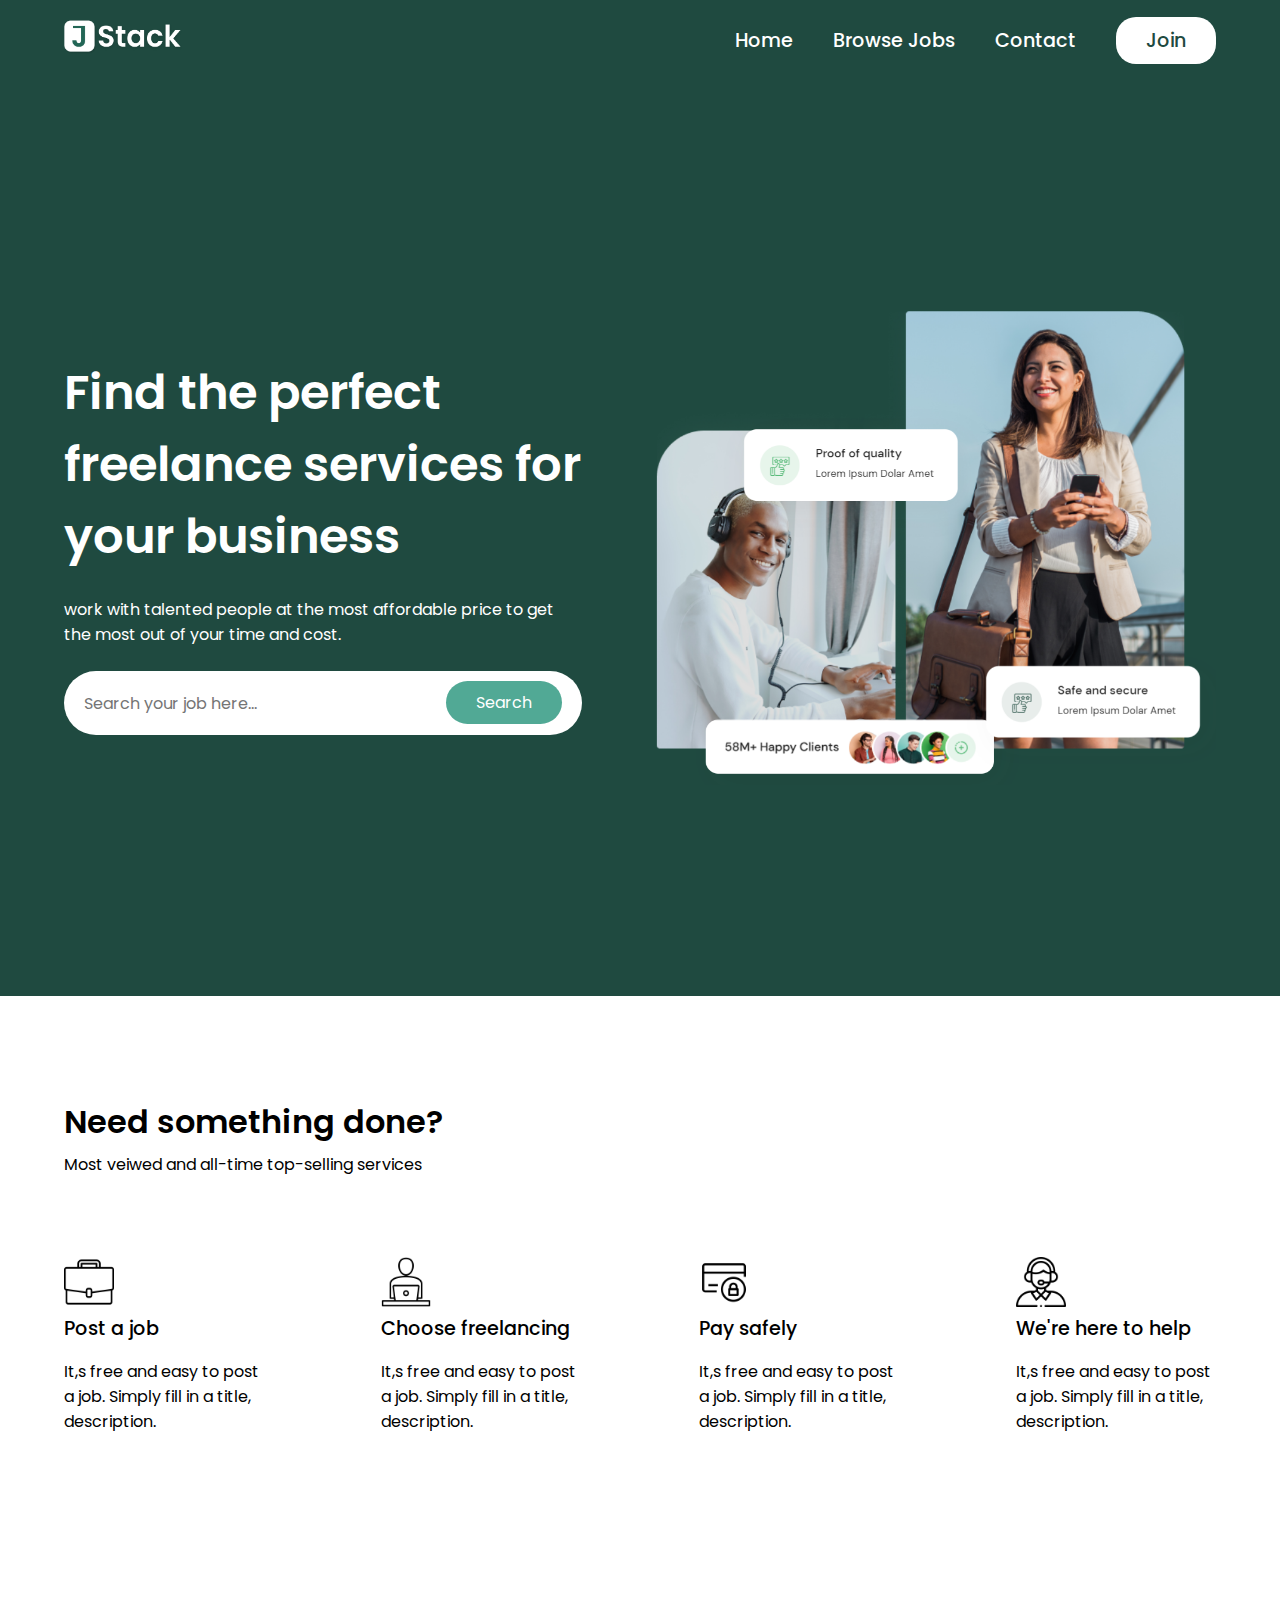
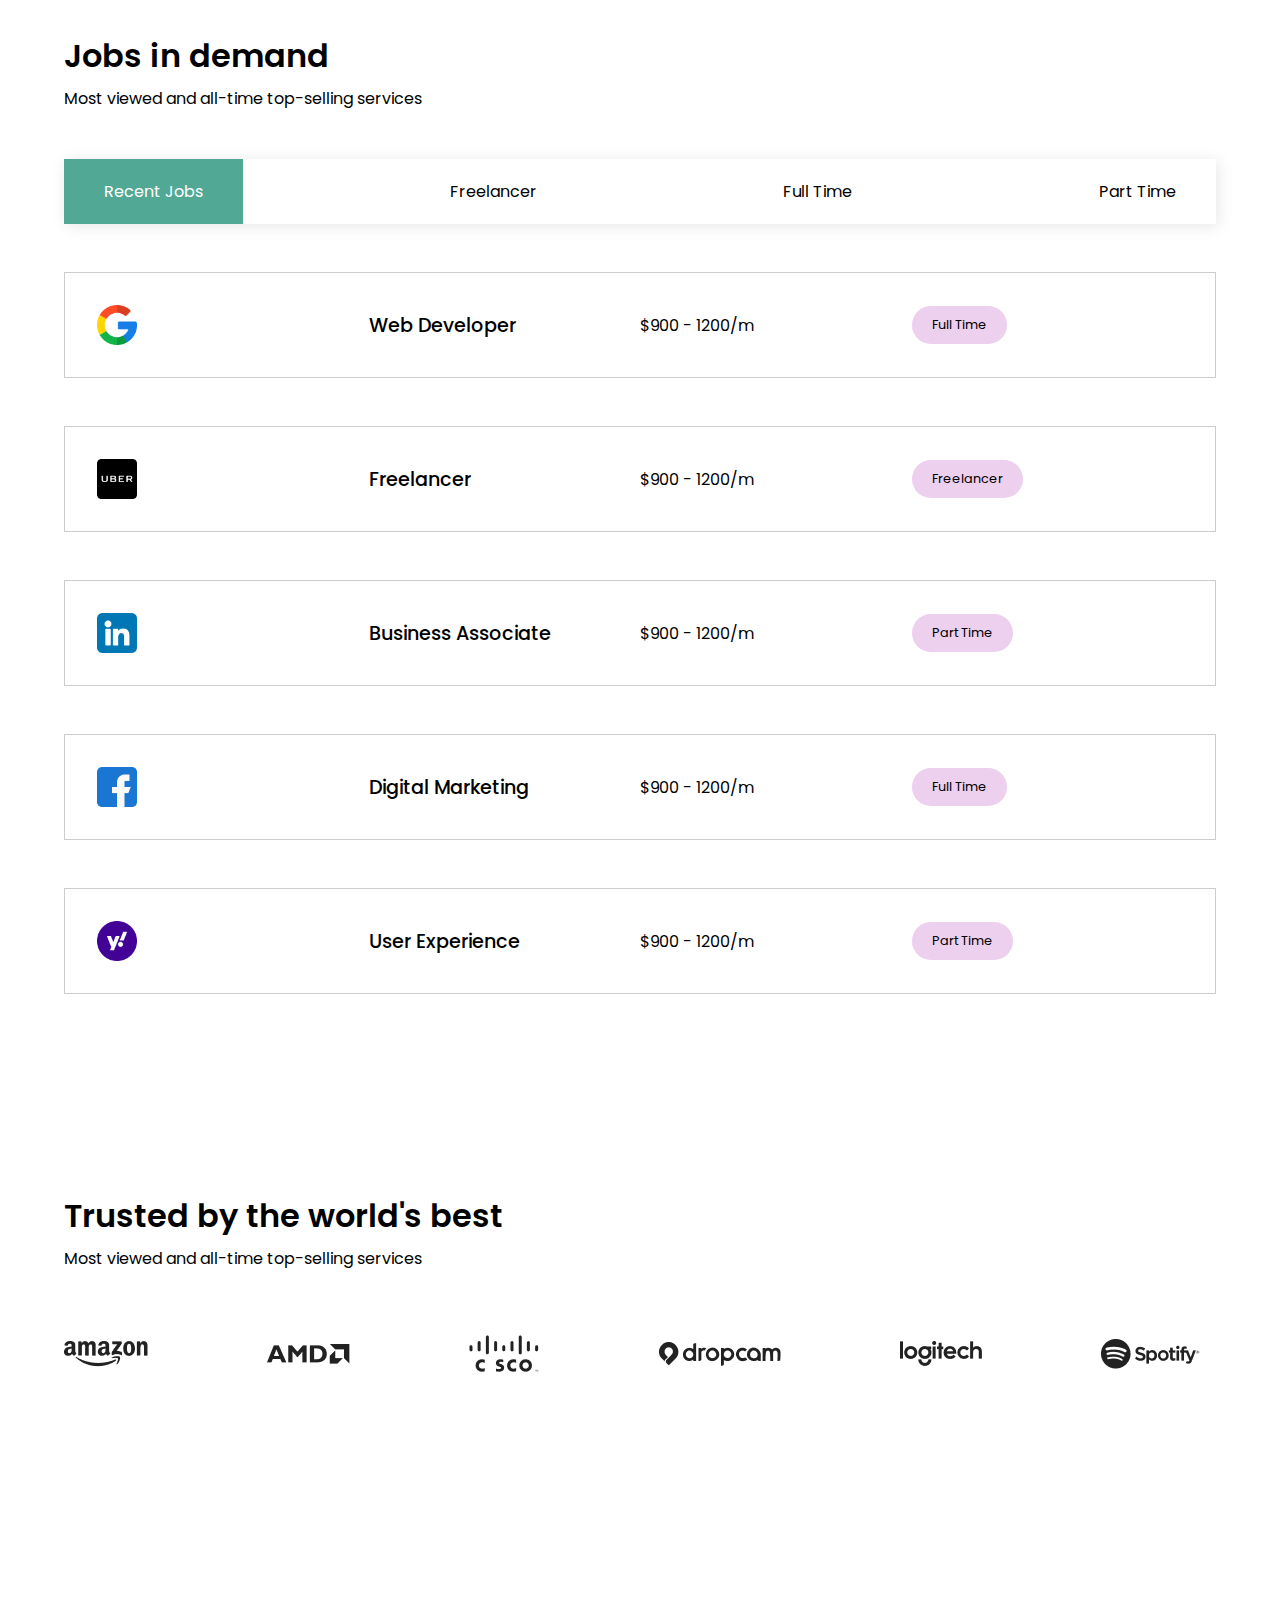
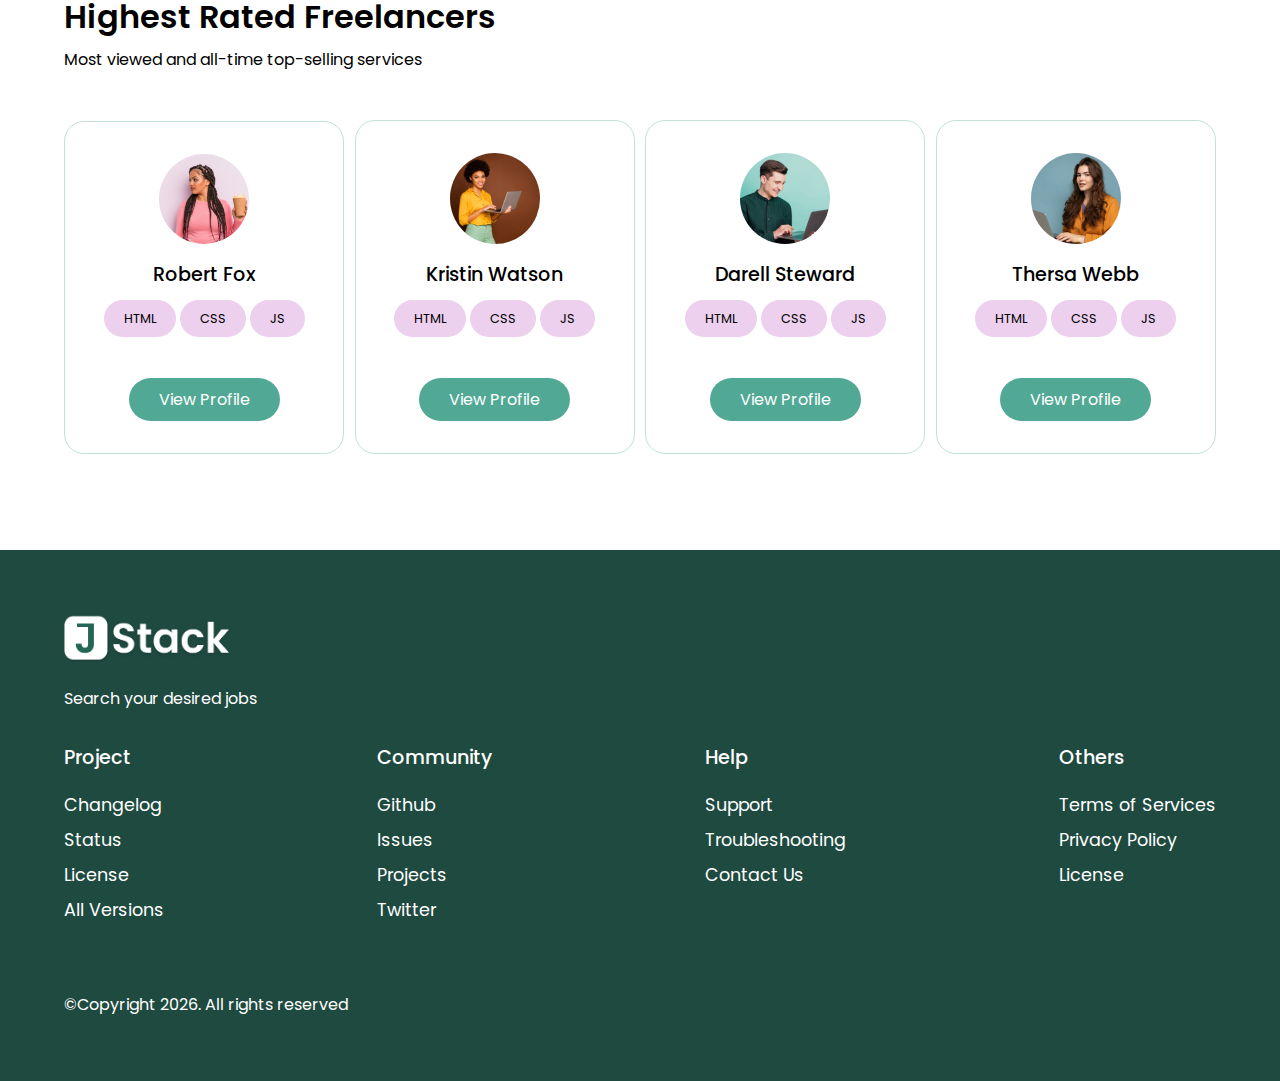
<file: index.html>
<!doctype html>
<html lang="en">
<head>
    <meta charset="UTF-8">
    <meta name="viewport" content="width=device-width, user-scalable=no, initial-scale=1.0, maximum-scale=1.0, minimum-scale=1.0">
    <meta http-equiv="X-UA-Compatible" content="ie=edge">
    <link rel="stylesheet" href="style.css">
    <link rel="stylesheet" href="https://cdnjs.cloudflare.com/ajax/libs/font-awesome/6.3.0/css/all.min.css" integrity="sha512-SzlrxWUlpfuzQ+pcUCosxcglQRNAq/DZjVsC0lE40xsADsfeQoEypE+enwcOiGjk/bSuGGKHEyjSoQ1zVisanQ==" crossorigin="anonymous" referrerpolicy="no-referrer" />

    <title>Jstack</title>
</head>
<body>
    <!-- Header Section -->
    <nav class="navbar">
        <div class="container">
        <div class="nav_wrapper">
            <a href="index.html" class="logo">
                <img src="images/logo.png" alt="logo">
            </a>
            <ul class="nav_menu">
                <li class="nav_list">
                    <a href="#home" class="nav_link">Home</a>
                </li>
                <li class="nav_list">
                    <a href="./jobs/jobs.html" class="nav_link">Browse Jobs</a>
                </li>
                <li class="nav_list">
                    <a href="contact.html" class="nav_link">Contact</a>
                </li>
                <li class="nav_list">
                    <button id="nav_btn" class="btn">Join</button>
                </li>
            </ul>
            <div class="menu_btn">
                <i class="fas fa-bars"></i>
            </div>
        </div>
        </div>
    </nav>

    <!-- Hero Section -->
    <header class="hero" id="home">
        <div class="container">
            <div class="hero_wrapper">
                <div class="hero_info">
                    <h1 class="hero_title">
                        Find the perfect freelance services for your  business
                    </h1>
                    <p class="hero_text">
                        work with talented people at the most affordable price to get the most out of your time and cost.
                    </p>
                    <div class="search">
                        <input type="text" placeholder="Search your job here...">
                        <a href="#" class="g_btn hero_btn">Search</a>
                    </div>
                </div>
                <div class="hero_img">
                    <img src="/images/hero1.PNG" alt="hero">
                </div>
            </div>
        </div>
    </header>

    <!-- Features Section -->
    <section class="features">
        <div class="container">
            <div class="features_wrapper">
                <div class="features_info">
                    <h2 class="features_title"> Need something done?</h2>
                    <p class="features_text"> Most veiwed and all-time top-selling services</p>
                </div>
                <div class="features_cards_wrapper">
                    <div class="features_card">
                        <img class="features_card_img" src="images/fe 1.png" alt="img">
                        <h3 class="features_card_title">Post a job</h3>
                        <p class="features_card_text">It,s free and easy to post a job. Simply fill in a title, description.</p>
                    </div>
                    <div class="features_card">
                        <img class="features_card_img" src="images/fe 2.png" alt="img">
                        <h3 class="features_card_title">Choose freelancing</h3>
                        <p class="features_card_text">It,s free and easy to post a job. Simply fill in a title, description.</p>
                    </div>
                    <div class="features_card">
                        <img class="features_card_img" src="images/fe 3.png" alt="img">
                        <h3 class="features_card_title">Pay safely</h3>
                        <p class="features_card_text">It,s free and easy to post a job. Simply fill in a title, description.</p>
                    </div>
                    <div class="features_card">
                        <img class="features_card_img" src="images/fe 4.png" alt="img">
                        <h3 class="features_card_title">We're here to help</h3>
                        <p class="features_card_text">It,s free and easy to post a job. Simply fill in a title, description.</p>
                    </div>
                </div>
            </div>
        </div>
    </section>

    <!-- Job Listing Section -->
    <section class="jobs" id="jobs">
        <div class="container">
            <div class="jobs_heading">
                <h2 class="jobs_title">Jobs in demand</h2>
                <p class="jobs_text">Most viewed and all-time top-selling services</p>
            </div>
            <ul class="jobs_id">
                <li  data-target="all" class="activated">Recent Jobs</li>
                <li data-target="freelancer">Freelancer</li>
                <li data-target="fullTime">Full Time</li>
                <li data-target="partTime">Part Time</li>
            </ul>
            <div class="jobs_container">
                <li data-item="fullTime" class="jlist">
                    <img src="images//google.png" alt="img">
                    <h3>Web Developer</h3>
                    <p>$900 - 1200/m</p>
                    <span id="key">Full Time</span>
                </li>
                <li data-item="freelancer" class="jlist">
                    <img src="images//uber.png" alt="img">
                    <h3>Freelancer</h3>
                    <p>$900 - 1200/m</p>
                    <span id="key">Freelancer</span>
                </li>
                <li data-item="partTime" class="jlist">
                    <img src="images//linkedin.png" alt="img">
                    <h3>Business Associate</h3>
                    <p>$900 - 1200/m</p>
                    <span id="key">Part Time</span>
                </li>
                <li data-item="fullTime" class="jlist">
                    <img src="images//facebook.png" alt="img">
                    <h3>Digital Marketing</h3>
                    <p>$900 - 1200/m</p>
                    <span id="key">Full Time</span>
                </li>
                <li data-item="partTime" class="jlist">
                    <img src="images//yahoo.png" alt="img">
                    <h3>User Experience</h3>
                    <p>$900 - 1200/m</p>
                    <span id="key">Part Time</span>
                </li>
            </div>
        </div>
    </section>

    <!-- Brand Section -->
    <section class="brand">
        <div class="container">
            <div class="brand_heading">
                <h2 class="brand_title">Trusted by the world's best</h2>
                <p class="brand_text">Most viewed and all-time top-selling services</p>
            </div>
            <div class="brands_wrapper">
                <div class="brand_img">
                    <img src="images/t1.png" alt="img">
                </div>
                <div class="brand_img">
                    <img src="images/t2.png" alt="img">
                </div>
                <div class="brand_img">
                    <img src="images/t3.png" alt="img">
                </div>
                <div class="brand_img">
                    <img src="images/t4.png" alt="img">
                </div>
                <div class="brand_img">
                    <img src="images/t5.png" alt="img">
                </div>
                <div class="brand_img">
                    <img src="images/t6.png" alt="img">
                </div>
            </div>
        </div>
    </section>

    <!-- Team Section -->
    <section class="team" id="contact">
        <div class="container">
            <div class="team_heading">
                <h2 class="team_title">Highest Rated Freelancers</h2>
                <p class="team_text">Most viewed and all-time top-selling services</p>
            </div>
            <div class="team_wrapper">
                <div class="team_member">
                    <img src="images/fl-1.png" alt="img">
                    <h3>Robert Fox</h3>
                    <div class="skills">
                        <span id="key">HTML</span>
                        <span id="key">CSS</span>
                        <span id="key">JS</span>
                    </div>
                    <a href="#" class="g_btn">View Profile</a>
                </div>
                <div class="team_member">
                    <img src="images/fl-2.png" alt="img">
                    <h3>Kristin Watson</h3>
                    <div class="skills">
                        <span id="key">HTML</span>
                        <span id="key">CSS</span>
                        <span id="key">JS</span>
                    </div>
                    <a href="#" class="g_btn">View Profile</a>
                </div>
                <div class="team_member">
                    <img src="images/fl-3.png" alt="img">
                    <h3>Darell Steward</h3>
                    <div class="skills">
                        <span id="key">HTML</span>
                        <span id="key">CSS</span>
                        <span id="key">JS</span>
                    </div>
                    <a href="#" class="g_btn">View Profile</a>
                </div>
                <div class="team_member">
                    <img src="images/fl-4.png" alt="img">
                    <h3>Thersa Webb</h3>
                    <div class="skills">
                        <span id="key">HTML</span>
                        <span id="key">CSS</span>
                        <span id="key">JS</span>
                    </div>
                    <a href="#" class="g_btn">View Profile</a>
                </div>
            </div>
        </div>
    </section>
    <!-- Footer Section -->
    <footer class="footer">
        <div class="container">
            <div class="top">
                <div>
                    <img src="images/logo.png" alt="logo" class="logo">
                    <p>Search your desired jobs</p>
                </div>
                <div class="social_icons">
                    <a href="#">
                        <i class="fa-brands fa-square-facebook"></i>
                    </a>
                    <a href="#">
                        <i class="fa-brands fa-instagram"></i>
                    </a>
                    <a href="#">
                        <i class="fa-brands fa-square-behance"></i>
                    </a>
                    <a href="#">
                        <i class="fa-brands fa-square-twitter"></i>
                    </a>
                </div>
            </div>
            <div class="bottom">
                <div>
                    <h3>Project</h3>
                    <a href="#">Changelog</a>
                    <a href="#">Status</a>
                    <a href="#">License</a>
                    <a href="#">All Versions</a>
                </div>
                <div>
                    <h3>Community</h3>
                    <a href="#">Github</a>
                    <a href="#">Issues</a>
                    <a href="#">Projects</a>
                    <a href="#">Twitter</a>
                </div>
                <div>
                    <h3>Help</h3>
                    <a href="#">Support</a>
                    <a href="#">Troubleshooting</a>
                    <a href="#">Contact Us</a>
                </div>
                <div>
                    <h3>Others</h3>
                    <a href="#">Terms of Services</a>
                    <a href="#">Privacy Policy</a>
                    <a href="#">License</a>
                </div>
            </div>
            <span class="copyright">&copy;Copyright <span id="year"></span>. All rights reserved</span>
        </div>
    </footer>


    <script src="main.js"></script>
    <script src="script.js"></script>
</body>
</html>
</file>
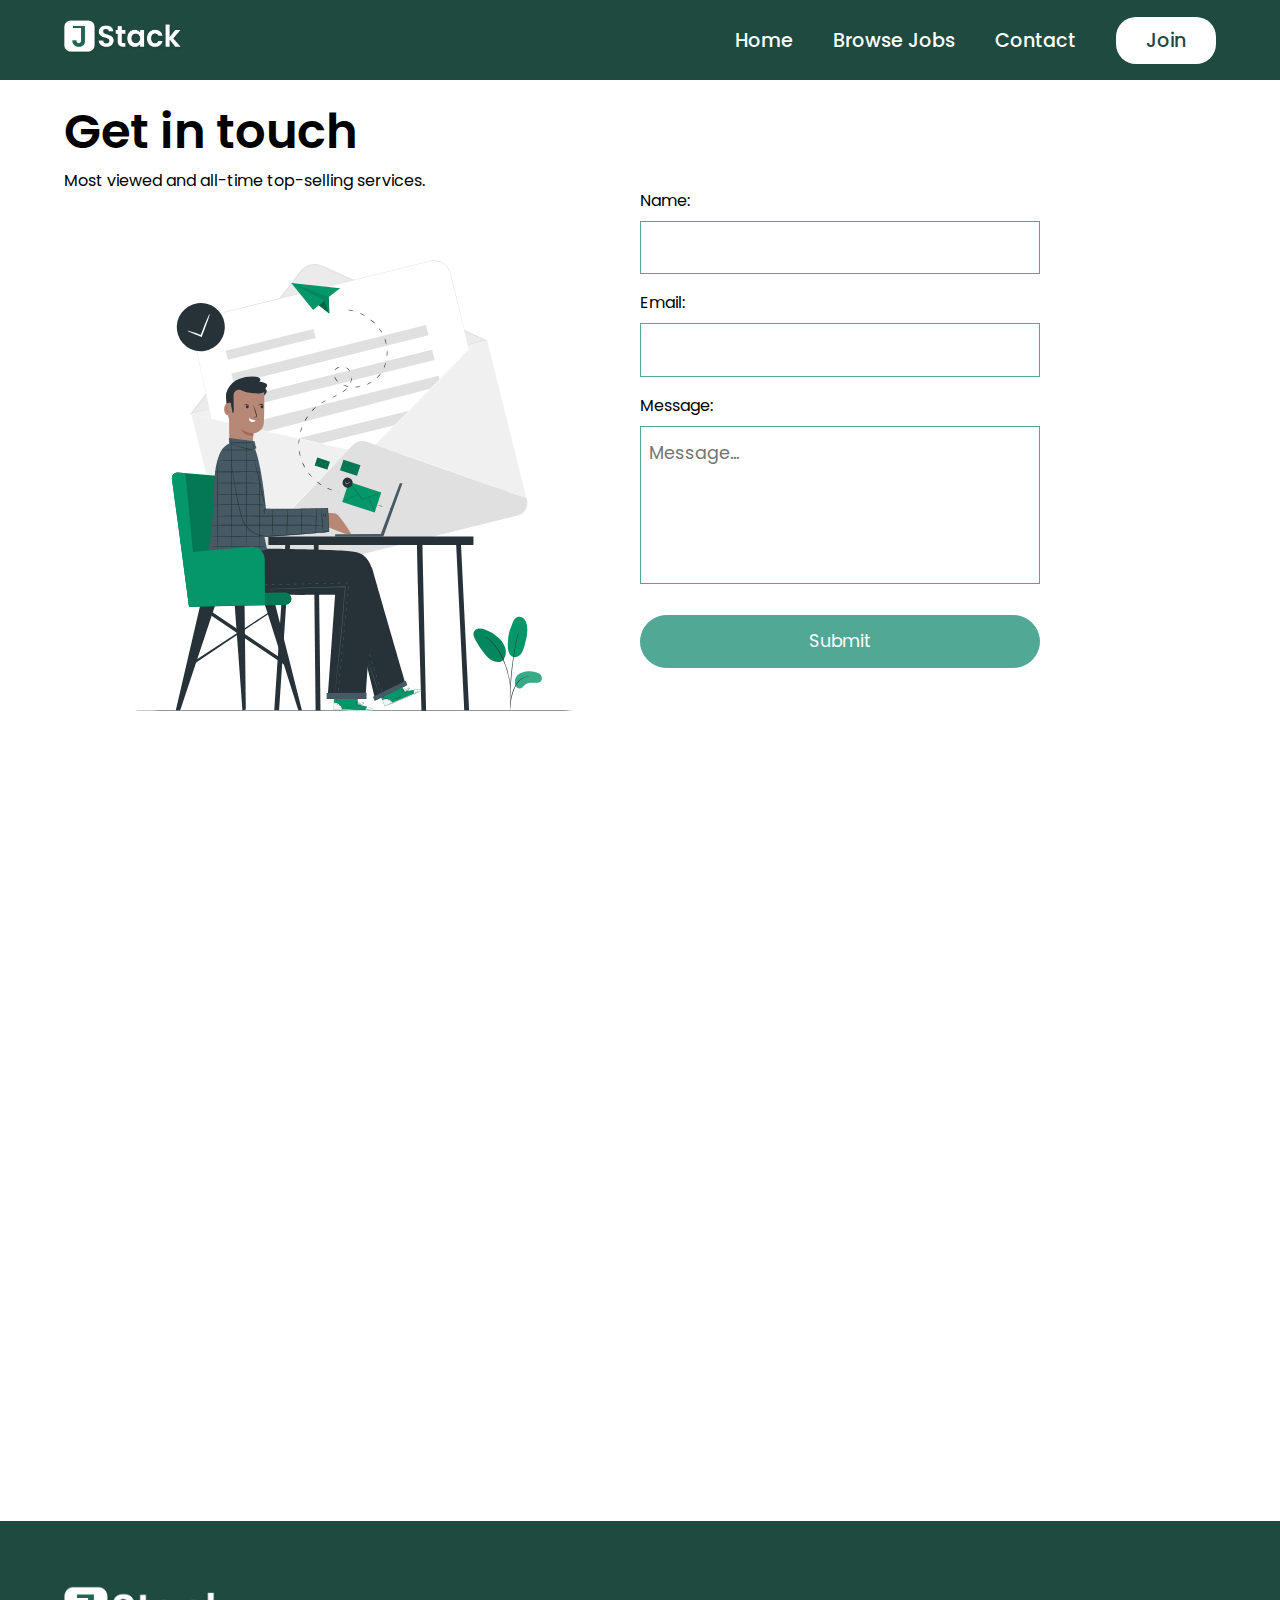
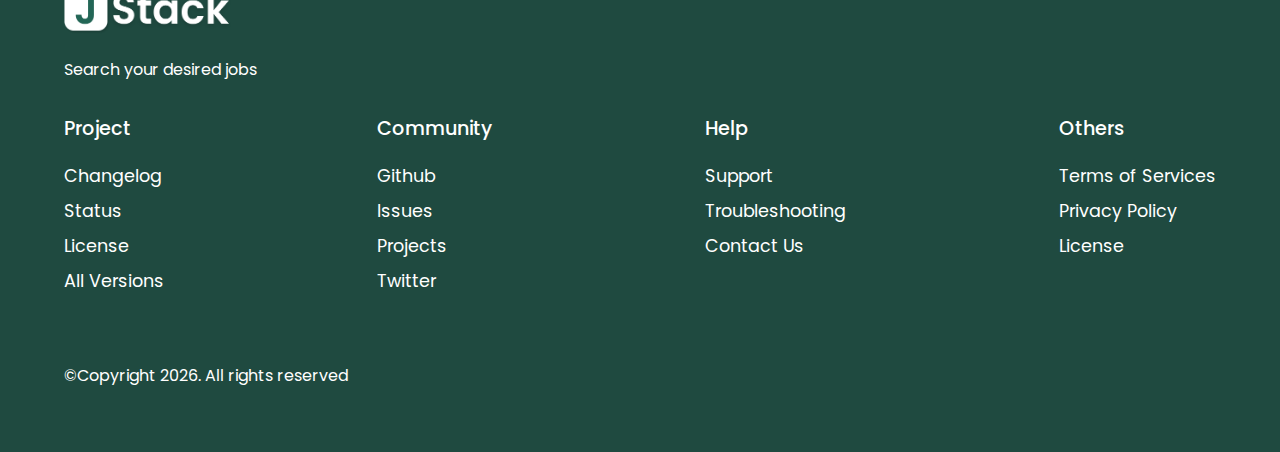
<file: contact.html>
<!doctype html>
<html lang="en">
<head>
    <meta charset="UTF-8">
    <meta name="viewport" content="width=device-width, user-scalable=no, initial-scale=1.0, maximum-scale=1.0, minimum-scale=1.0">
    <meta http-equiv="X-UA-Compatible" content="ie=edge">
    <link rel="stylesheet" href="style.css">
    <link rel="stylesheet" href="https://cdnjs.cloudflare.com/ajax/libs/font-awesome/6.3.0/css/all.min.css" integrity="sha512-SzlrxWUlpfuzQ+pcUCosxcglQRNAq/DZjVsC0lE40xsADsfeQoEypE+enwcOiGjk/bSuGGKHEyjSoQ1zVisanQ==" crossorigin="anonymous" referrerpolicy="no-referrer" />

    <title>Contact</title>
</head>
<body>
    <!-- Header Section -->
    <nav class="navbar">
        <div class="container">
        <div class="nav_wrapper">
            <a href="index.html" class="logo">
                <img src="images/logo.png" alt="logo">
            </a>
            <ul class="nav_menu">
                <li class="nav_list">
                    <a href="#home" class="nav_link">Home</a>
                </li>
                <li class="nav_list">
                    <a href="./jobs/jobs.html" class="nav_link">Browse Jobs</a>
                </li>
                <li class="nav_list">
                    <a href="contact.html" class="nav_link">Contact</a>
                </li>
                <li class="nav_list">
                    <button id="nav_btn" class="btn">Join</button>
                </li>
            </ul>
            <div class="menu_btn">
                <i class="fas fa-bars"></i>
            </div>
        </div>
        </div>
    </nav>

    <!-- Contact section -->
    <section class="contact">
        <div class="container">
            <div class="contact_wrapper">
            <div class="contact_info">
                <h1>Get in touch</h1>
                <p>Most viewed and all-time top-selling services.</p>
                <img src="./images/contact.svg" alt="contact">
            </div>
            <form id="contact_form" method="" action="">
                <label for="name">Name:</label>
                <input type="text" name="name" id="name" autocomplete="off" required>
                <label for="email">Email:</label>
                <input type="email" name="email" id="email" autocomplete="off" required>
                <label for="message">Message:</label>
                <textarea name="message" id="meassage" placeholder="Message..." autocomplete="off" required rows="5"></textarea>
                <button type="submit" class="g_btn">Submit</button>
            </form>
            </div>
        </div>
    </section>
    <section class="contact">
        <div class="container">
            <iframe src="https://www.google.com/maps/embed?pb=!1m18!1m12!1m3!1d255282.323900562!2d36.68258203061905!3d-1.3032035600937055!2m3!1f0!2f0!3f0!3m2!1i1024!2i768!4f13.1!3m3!1m2!1s0x182f1172d84d49a7%3A0xf7cf0254b297924c!2sNairobi!5e0!3m2!1sen!2ske!4v1737306515616!5m2!1sen!2ske" width="100%" 
            height="450" 
            style="border:0;" 
            allowfullscreen="" 
            loading="lazy" referrerpolicy="no-referrer-when-downgrade"></iframe>
        </div>
    </section>

    <!-- Footer Section -->
    <footer class="footer">
        <div class="container">
            <div class="top">
                <div>
                    <img src="images/logo.png" alt="logo" class="logo">
                    <p>Search your desired jobs</p>
                </div>
                <div class="social_icons">
                    <a href="#">
                        <i class="fa-brands fa-square-facebook"></i>
                    </a>
                    <a href="#">
                        <i class="fa-brands fa-instagram"></i>
                    </a>
                    <a href="#">
                        <i class="fa-brands fa-square-behance"></i>
                    </a>
                    <a href="#">
                        <i class="fa-brands fa-square-twitter"></i>
                    </a>
                </div>
            </div>
            <div class="bottom">
                <div>
                    <h3>Project</h3>
                    <a href="#">Changelog</a>
                    <a href="#">Status</a>
                    <a href="#">License</a>
                    <a href="#">All Versions</a>
                </div>
                <div>
                    <h3>Community</h3>
                    <a href="#">Github</a>
                    <a href="#">Issues</a>
                    <a href="#">Projects</a>
                    <a href="#">Twitter</a>
                </div>
                <div>
                    <h3>Help</h3>
                    <a href="#">Support</a>
                    <a href="#">Troubleshooting</a>
                    <a href="#">Contact Us</a>
                </div>
                <div>
                    <h3>Others</h3>
                    <a href="#">Terms of Services</a>
                    <a href="#">Privacy Policy</a>
                    <a href="#">License</a>
                </div>
            </div>
            <span class="copyright">&copy;Copyright <span id="year"></span>. All rights reserved</span>
        </div>
    </footer>


    <script src="main.js"></script>
</body>
</html>
</file>
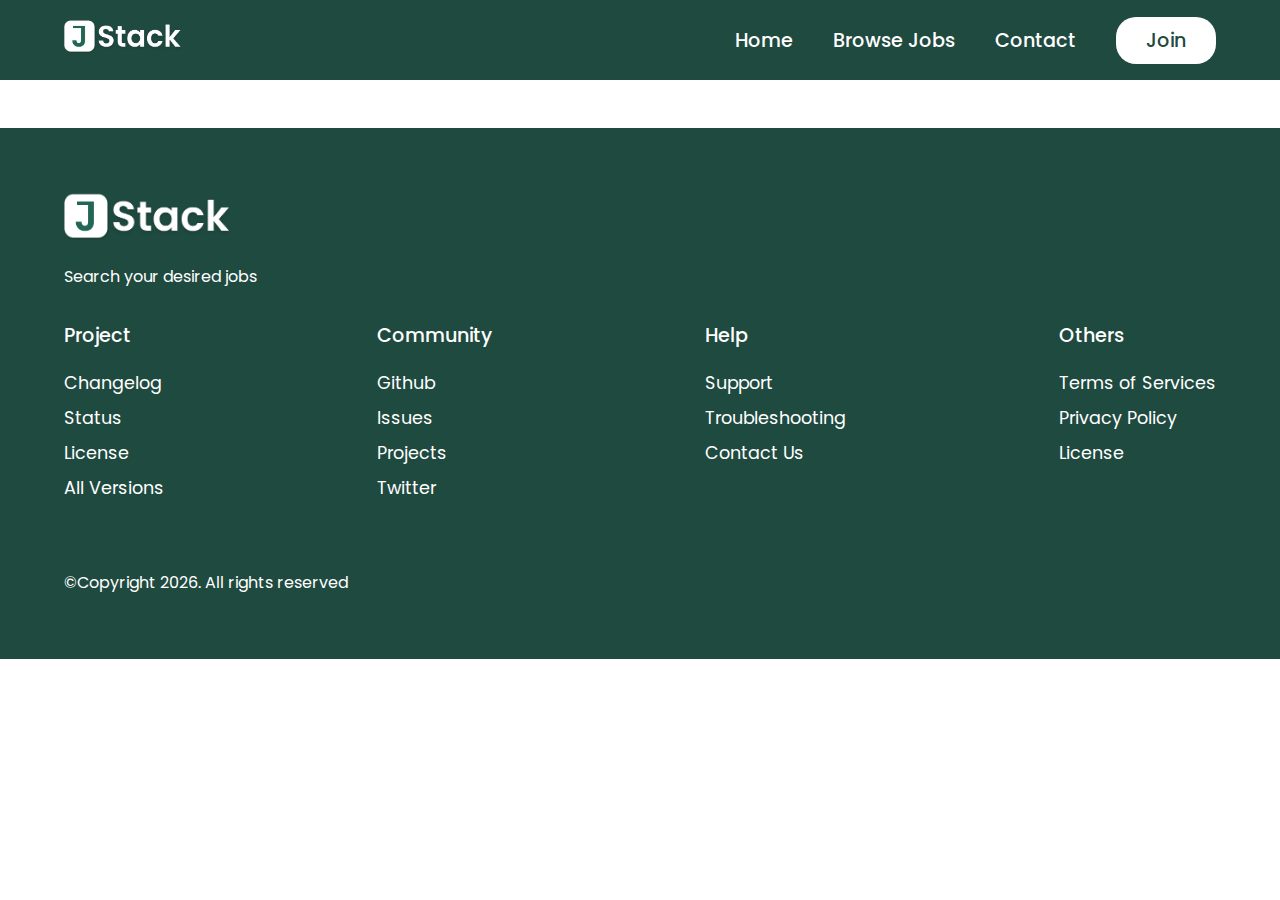
<file: jobs/job_details.html>
<!doctype html>
<html lang="en">
<head>
    <meta charset="UTF-8">
    <meta name="viewport" content="width=device-width, user-scalable=no, initial-scale=1.0, maximum-scale=1.0, minimum-scale=1.0">
    <meta http-equiv="X-UA-Compatible" content="ie=edge">
    <link rel="stylesheet" href="../style.css">
    <link rel="stylesheet" href="https://cdnjs.cloudflare.com/ajax/libs/font-awesome/6.3.0/css/all.min.css" integrity="sha512-SzlrxWUlpfuzQ+pcUCosxcglQRNAq/DZjVsC0lE40xsADsfeQoEypE+enwcOiGjk/bSuGGKHEyjSoQ1zVisanQ==" crossorigin="anonymous" referrerpolicy="no-referrer" />
    <title>Job details</title>
</head>
<body>
    <!-- Header Section -->
    <nav class="navbar">
        <div class="container">
        <div class="nav_wrapper">
            <a href="../index.html" class="logo">
                <img src="../images/logo.png" alt="logo">
            </a>
            <ul class="nav_menu">
                <li class="nav_list">
                    <a href="../index.html" class="nav_link">Home</a>
                </li>
                <li class="nav_list">
                    <a href="#" class="nav_link">Browse Jobs</a>
                </li>
                <li class="nav_list">
                    <a href="../contact.html" class="nav_link">Contact</a>
                </li>
                <li class="nav_list">
                    <button id="nav_btn" class="btn">Join</button>
                </li>
            </ul>
            <div class="menu_btn">
                <i class="fas fa-bars"></i>
            </div>
        </div>
        </div>
    </nav>

    <!-- Job Listing Section -->
    <div id="jobDetails" class="extra-space container">
    </div>

    <!-- Footer Section -->
    <footer class="footer">
        <div class="container">
            <div class="top">
                <div>
                    <img src="../images/logo.png" alt="logo" class="logo">
                    <p>Search your desired jobs</p>
                </div>
                <div class="social_icons">
                    <a href="#">
                        <i class="fa-brands fa-square-facebook"></i>
                    </a>
                    <a href="#">
                        <i class="fa-brands fa-instagram"></i>
                    </a>
                    <a href="#">
                        <i class="fa-brands fa-square-behance"></i>
                    </a>
                    <a href="#">
                        <i class="fa-brands fa-square-twitter"></i>
                    </a>
                </div>
            </div>
            <div class="bottom">
                <div>
                    <h3>Project</h3>
                    <a href="#">Changelog</a>
                    <a href="#">Status</a>
                    <a href="#">License</a>
                    <a href="#">All Versions</a>
                </div>
                <div>
                    <h3>Community</h3>
                    <a href="#">Github</a>
                    <a href="#">Issues</a>
                    <a href="#">Projects</a>
                    <a href="#">Twitter</a>
                </div>
                <div>
                    <h3>Help</h3>
                    <a href="#">Support</a>
                    <a href="#">Troubleshooting</a>
                    <a href="#">Contact Us</a>
                </div>
                <div>
                    <h3>Others</h3>
                    <a href="#">Terms of Services</a>
                    <a href="#">Privacy Policy</a>
                    <a href="#">License</a>
                </div>
            </div>
            <span class="copyright">&copy;Copyright <span id="year"></span>. All rights reserved</span>
        </div>
    </footer>

    <script>
        document.addEventListener('DOMContentLoaded', () => {
            const urlParam = new URLSearchParams(window.location.search);
            const index = urlParam.get('id');
            const selectJob = jCategory[index];

            const jobDetailsContainer = document.getElementById('jobDetails');
            jobDetailsContainer.innerHTML = `
            <div class="job_header">
            <div class="job_img">
                <img src=${selectJob.image} alt="google">
            <div>
                <h2>${selectJob.companyName}</h2>
                <span>${selectJob.location}</span>
            </div>
            </div>
            <a href="#" class="g_btn">Apply Now</a>
        </div>

    <div class="features">
        <div class="container">
            <div class="features_wrapper">
                <div class="features_cards_wrapper">
                    <div class="features_card">
                        <img class="features_card_img" src="../images/vacancy.png" alt="img">
                        <h3 class="features_card_title">Vacancy</h3>
                        <p class="features_card_text">${selectJob.vacancy}</p>
                    </div>
                    <div class="features_card">
                        <img class="features_card_img" src="../images/fe 1.png" alt="img">
                        <h3 class="features_card_title">Position</h3>
                        <p class="features_card_text">${selectJob.title}</p>
                    </div>
                    <div class="features_card">
                        <img class="features_card_img" src="../images/hour.png" alt="img">
                        <h3 class="features_card_title">Hours</h3>
                        <p class="features_card_text">${selectJob.hours}</p>
                    </div>
                    <div class="features_card">
                        <img class="features_card_img" src="../images/salary.png" alt="img">
                        <h3 class="features_card_title">Salary</h3>
                        <p class="features_card_text">${selectJob.rate}</p>
                    </div>
                </div>
            </div>
        </div>
    </div>
    <div class="job-description sec-space">
        <h3>Job Description</h3>
        <p>${selectJob.jobDesc}</p>
        <h3>Employment Status</h3>
        <p>${selectJob.employment}</p>

        <h3>Workplace</h3>
        <p>${selectJob.workPlace}</p>

        <h3>Education Requirements</h3>
        <p>${selectJob.education}</p>

        <h3>Experience Requirements</h3>
        <p>${selectJob.experience}</p>
    </div>
    `;

        });
    </script>


    <script src="../main.js"></script>
    <script src="./job_list.js"></script>
    <script src="./jobSearch.js"></script>
</body>
</html>
</file>
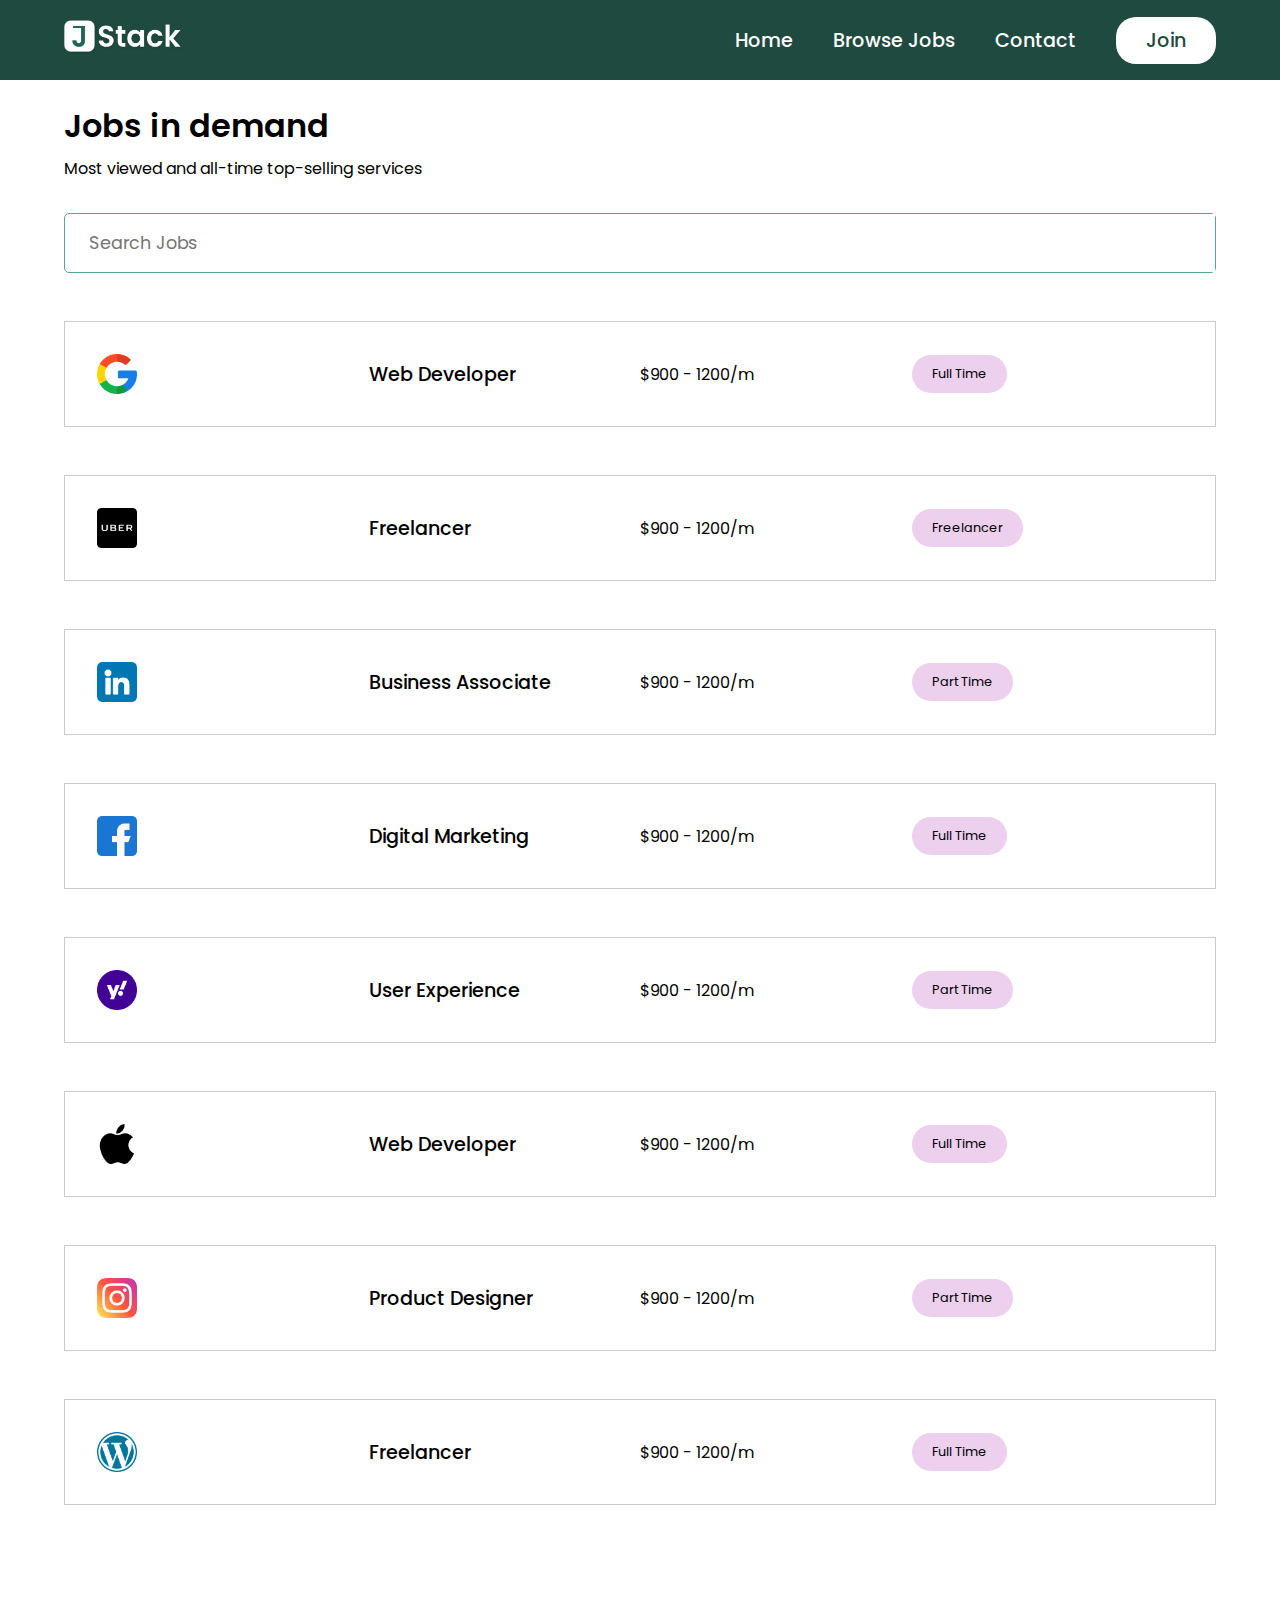
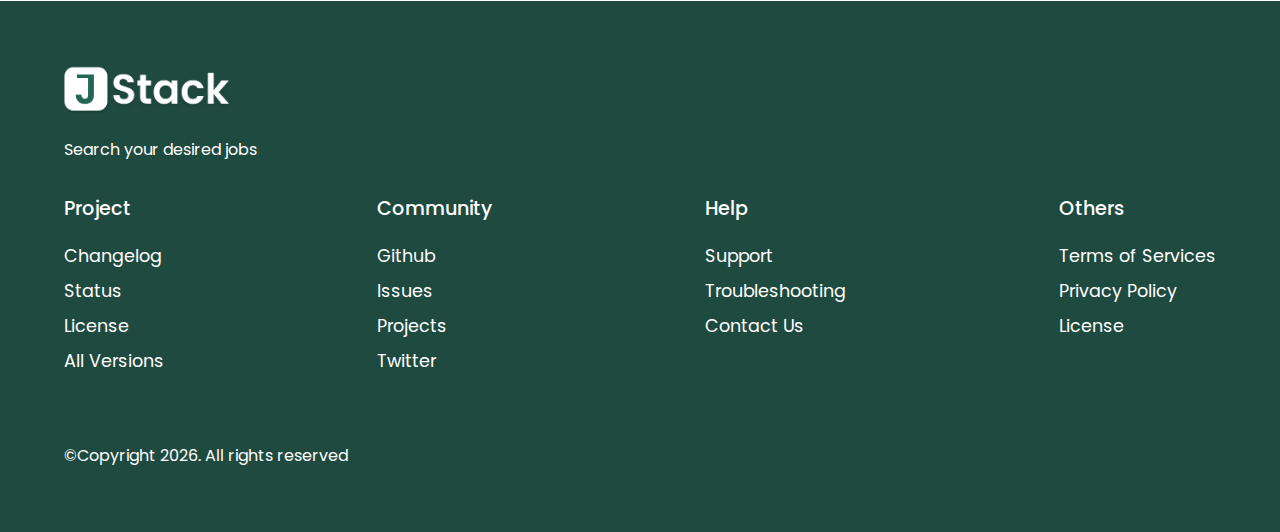
<file: jobs/jobs.html>
<!doctype html>
<html lang="en">
<head>
    <meta charset="UTF-8">
    <meta name="viewport" content="width=device-width, user-scalable=no, initial-scale=1.0, maximum-scale=1.0, minimum-scale=1.0">
    <meta http-equiv="X-UA-Compatible" content="ie=edge">
    <link rel="stylesheet" href="../style.css">
    <link rel="stylesheet" href="https://cdnjs.cloudflare.com/ajax/libs/font-awesome/6.3.0/css/all.min.css" integrity="sha512-SzlrxWUlpfuzQ+pcUCosxcglQRNAq/DZjVsC0lE40xsADsfeQoEypE+enwcOiGjk/bSuGGKHEyjSoQ1zVisanQ==" crossorigin="anonymous" referrerpolicy="no-referrer" />
    <title>Jobs</title>
</head>
<body>
    <!-- Header Section -->
    <nav class="navbar">
        <div class="container">
        <div class="nav_wrapper">
            <a href="../index.html" class="logo">
                <img src="../images/logo.png" alt="logo">
            </a>
            <ul class="nav_menu">
                <li class="nav_list">
                    <a href="../index.html" class="nav_link">Home</a>
                </li>
                <li class="nav_list">
                    <a href="#" class="nav_link">Browse Jobs</a>
                </li>
                <li class="nav_list">
                    <a href="../contact.html" class="nav_link">Contact</a>
                </li>
                <li class="nav_list">
                    <button id="nav_btn" class="btn">Join</button>
                </li>
            </ul>
            <div class="menu_btn">
                <i class="fas fa-bars"></i>
            </div>
        </div>
        </div>
    </nav>

    <!-- Job Listing Section -->
    <section class="jobs" id="jobs">
        <div class="container">
            <div class="jobs_heading">
                <h2 class="jobs_title">Jobs in demand</h2>
                <p class="jobs_text">Most viewed and all-time top-selling services</p>
            </div>

            <form action="#">
                <i class="fa-solid fa-magnifying-glass"></i>
                <input type="text" placeholder="Search Jobs" id="search_bar">
            </form>

            <div class="jobs_container" id="root">
            </div>
        </div>
    </section>

    <!-- Footer Section -->
    <footer class="footer">
        <div class="container">
            <div class="top">
                <div>
                    <img src="../images/logo.png" alt="logo" class="logo">
                    <p>Search your desired jobs</p>
                </div>
                <div class="social_icons">
                    <a href="#">
                        <i class="fa-brands fa-square-facebook"></i>
                    </a>
                    <a href="#">
                        <i class="fa-brands fa-instagram"></i>
                    </a>
                    <a href="#">
                        <i class="fa-brands fa-square-behance"></i>
                    </a>
                    <a href="#">
                        <i class="fa-brands fa-square-twitter"></i>
                    </a>
                </div>
            </div>
            <div class="bottom">
                <div>
                    <h3>Project</h3>
                    <a href="#">Changelog</a>
                    <a href="#">Status</a>
                    <a href="#">License</a>
                    <a href="#">All Versions</a>
                </div>
                <div>
                    <h3>Community</h3>
                    <a href="#">Github</a>
                    <a href="#">Issues</a>
                    <a href="#">Projects</a>
                    <a href="#">Twitter</a>
                </div>
                <div>
                    <h3>Help</h3>
                    <a href="#">Support</a>
                    <a href="#">Troubleshooting</a>
                    <a href="#">Contact Us</a>
                </div>
                <div>
                    <h3>Others</h3>
                    <a href="#">Terms of Services</a>
                    <a href="#">Privacy Policy</a>
                    <a href="#">License</a>
                </div>
            </div>
            <span class="copyright">&copy;Copyright <span id="year"></span>. All rights reserved</span>
        </div>
    </footer>


    <script src="../main.js"></script>
    <script src="./job_list.js"></script>
    <script src="./jobSearch.js"></script>
</body>
</html>
</file>
<file: style.css>
@import url('https://fonts.googleapis.com/css2?family=Poppins:ital,wght@0,100;0,200;0,300;0,400;0,500;0,600;0,700;0,800;0,900;1,100;1,200;1,300;1,400;1,500;1,600;1,700;1,800;1,900&display=swap');

:root {
    --white: #fff;
    --black: #000;
    --primary_color: #1f4a40;
}

* {
    margin: 0;
    padding: 0;
    box-sizing: border-box;
    font-family: "Poppins", serif;
    scroll-behavior: smooth;
}

body {
    position: relative;
    overflow-x: hidden;
}

/* Global CSS */
h1 {
    font-size: 3rem;
    font-weight: 600;
}

h2 {
    font-size: 2rem;
    font-weight: 600;
    line-height: 60px;
}

h3 {
    font-size: 1.2rem;
    padding-bottom: 1rem;
    font-weight: 500;
}

ul li,
ol li, a {
    list-style: none;
    text-decoration: none;
}

section {
    padding: 6rem 0;
}

.btn {
    margin-left: 40px;
    background-color: var(--white);
    color: var(--primary_color);
    font-size: 1.2rem;
    font-weight: 500;
    padding: 9px 30px;
    border: none;
    border-radius: 20px;
    box-shadow: none;
    cursor: pointer;
}

.g_btn{
    background-color: #51a995;
    color: var(--white);
    padding: 9px 30px;
    border-radius: 35px;
    cursor: pointer;
    transition: all .3s ease;
}

.g_btn:hover{
    background-color: var(--primary_color);
}

#key{
    font-size: .8rem;
    background-color: #edcfee;
    padding: 10px 20px;
    border-radius: 20px;
}

.sec-space {
    padding: 6rem 0;
}

.extra-space {
    padding-top: 8rem;
}

.container {
    width: 90%;
    margin: auto;
    flex-wrap: wrap;
}

/*-- Header Section --*/
.navbar {
    background-color: var(--primary_color);
    position: fixed;
    top: 0;
    right: 0;
    width: 100%;
    z-index: 999;
}

.navbar .nav_wrapper {
    display: flex;
    align-items: center;
    justify-content: space-between;
    height: 80px;
}

.navbar .logo img {
    width: 120px;
}

.nav_menu {
    display: flex;
    align-items: center;
    justify-content: flex-end;
}

.nav_menu .nav_list .nav_link {
    color: var(--white);
    margin-left: 40px;
    font-size: 1.2rem;
    font-weight: 500;
}

.menu_btn{
    color: var(--white);
    font-size: 1.5rem;
    cursor: pointer;
    display: none;
}

/*-- Hero Section --*/
.hero {
    background: var(--primary_color);
    padding: 6rem 0 0 0;
}

.hero_wrapper {
    display: flex;
    align-items: center;
    justify-content: space-between;
    height:100vh;
    padding: 8rem 0;
}

.hero_info {
    width: 45%;
    color: white;
}

.hero_info p{
    padding: 1.5rem 0;
}

.hero_info .search{
    position: relative;
}

.hero_info .search input{
    width: 100%;
    height: 4rem;
    border-radius: 35px;
    padding: 0 20px;
    font-size: 1rem;
    outline: none;
    border: none;
}

.hero_info .search .hero_btn{
    position: absolute;
    top: 10px;
    right: 20px;
}

.hero_img {
    width: 50%;
}

.hero_img img {
    width: 100%;
    object-fit: cover;
}

/*-- Features Section --*/
.features_cards_wrapper {
    display: flex;
    flex-wrap: wrap;
    justify-content: space-between;
    margin-top: 2rem;
}

.features_card {
    width: 200px;
}

.features_card  .features_card_img{
    width: 50px;
    margin-top: 3rem;
}

/* Job Listing section */
.jobs .jobs_id {
    margin-top: 3rem;
    display: flex;
    justify-content: space-between;
    align-items: center;
    list-style: none;
    box-shadow: 2px 2px 15px rgba(0, 0, 0, 0.1);
}

.jobs .jobs_id li {
    padding: 20px 40px;
    cursor: pointer;
    color: var(--black);
    transition: all .1s ease;
}

.jobs .jobs_id li.activated {
    background-color: #51a995;
    color: var(--white);
}

.jobs .jlist {
    margin-top: 3rem;
    display: grid;
    grid-template-columns: repeat(4, 1fr);
    border: 1px solid #ccc;
    align-items: center;
    justify-items: start;
    color: var(--black);
    padding: 2rem;
    cursor: pointer;
}

.jobs .jlist:hover {
    background-color: #ecf1ee;
}

.jobs .jlist.delete {
    display: none;
}

.jobs .jlist img {
    width: 40px;
}

.jobs .jlist h3 {
    padding-bottom: 0;
}

/* brand section */
.brands_wrapper {
    display: flex;
    flex-wrap: wrap;
    align-items: center;
    justify-content: space-between;
    padding-top: 3rem;
}

.brands_wrapper .brand_img {
    margin: 1rem 1rem 1rem 0;
}

/* team section */
.team_wrapper {
    display: flex;
    justify-content: space-between;
    align-items: center;
    flex-wrap: wrap;
}

.team_wrapper .team_member{
    border: 1px solid #c1e1d9;
    width: 280px;
    padding: 2rem 0;
    border-radius: 20px;
    margin-top: 3rem;
    display: flex;
    flex-direction: column;
    justify-content: center;
    align-items: center;
}

.team_wrapper .team_member img{
    border-radius: 50%;
    margin-bottom: 1rem;
}

.team_wrapper .team_member .skills{
    padding-bottom: 3rem;
}

/* footer section */
.footer {
    background-color: var(--primary_color);
    color: var(--white);
    padding: 4rem 0;
}

.footer .top{
    display: flex;
    justify-content: space-between;
    align-items: center;
    text-align: start;
    flex-wrap: wrap;
}

.footer .top .logo{
    width: 170px;
    margin-bottom: 1rem;
}

.footer .top .social_icons i{
    color: var(--white);
    font-size: 2rem;
    margin-left: .5rem;
}

.footer .bottom{
    padding: 2rem 0 4rem 0;
    text-align: start;
    display: flex;
    justify-content: space-between;
    flex-wrap: wrap;
}

.footer .bottom div {
    display: flex;
    flex-direction: column;
}

.footer .bottom div a {
    color: var(--white);
    line-height: 35px;
    font-size: 1.1rem;
}

.footer .container .copyright {
    color: var(--white);
}

/* Browse Jobs */
.jobs form {
    margin-top: 2rem;
    width: 100%;
    border: 1px solid #51a995;
    border-radius: 5px;
    display: flex;
    justify-content: space-between;
    align-items: center;
}

.jobs form i {
    padding-left: 1rem;
    font-display: 1.1rem;
    font-weight: bold;
}

.jobs form input {
    width: 100%;
    border: none;
    outline: none;
    padding: 1rem .5rem;
    font-size: 1.1rem;
}

/* Job details page */
.job_header {
    display: flex;
    justify-content: space-between;
    align-items: center;
    background-color: #f8fcfa;
    border: 1px solid #51a995;
    border-radius: 38px;
    padding: 2rem;
}

.job_header .job_img {
    display: flex;
    align-items: center;
}

.job_header .job_img img {
    width: 100px;
    background: white;
    padding: 1rem;
    border-radius: 15px;
    margin-right: 2rem;
}

.job-description p {
    padding-bottom: 2rem;
}

/* contact page page */
.contact_wrapper {
    display: flex;
    align-items: center;
}

.contact .contact_info {
    width: 50%;
}

.contact .contact_info img {
    width: 100%;
    height: 100%;
    object-fit: cover;
}

.contact_wrapper form {
    max-width: 400px;
}
.contact_wrapper form input, 
.contact_wrapper form textarea,
.contact_wrapper form button {
    width: 100%;
    resize: none; 
    margin: .5rem 0 1rem 0;
    border: 1px solid #51a995;
    box-shadow: none;
    outline: none;
    padding: .8rem .5rem;
    font-size: 1.1rem;
}






















/* Media Queries */
@media (max-width: 768px) {
/* navbar section */
    .nav_menu {
    background-color: var(--white);
    display: block;
    width: 280px;
    height: auto;
    position: absolute;
    top: 85px;
    right: -100%;
    padding: 30px 0;
    box-shadow: 0px 2px 10px rgba(0, 0, 0, 0.2);
    border-radius: 13px;
    opacity: 0;
    transition: all .3s ease-in-out;
}

.nav_menu .nav_list {
    padding: 1rem;
}

.nav_menu .nav_list .nav_link {
    color: var(--primary_color);
}

.nav_menu .nav_list .btn {
    background-color: var(--primary_color);
    color: var(--white);
    border: 2px solid var(--primary_color);
    transition: all .3s ease;
}

.nav_menu .nav_list .btn:hover {
    background-color: transparent;
    color: var(--primary_color);
}

.nav_menu.active {
    right: 5px;
    opacity: 1;
}
/* end of navbar section */

/* mobile menu btn */
    .menu_btn{
        display: block;
        align-items: center;
        justify-content: center;
        z-index: 999;
    }

    .menu_btn i.active::before{
        content:"\58";
        font-size: 1.2rem;
        font-weight: bolder;
    }
/* end of mobile menu btn */

/* hero section */
    .hero_wrapper {
        flex-direction: column-reverse;
        justify-content: center;
        align-items: start;
        height: auto;
        padding: 4rem 0;
    }

    .hero_info {
        width: 100%;
    }

    .hero_img {
        display: none;
    }

/* features section */
.features_cards_wrapper {
    display: flex;
    flex-wrap: wrap;
    justify-items: center;
    align-items: center;
    text-align: center;
    margin-top: 2rem;
}

    .features_card {
        width: 50%;
        margin: auto;
    }

/* Job Listing section */
    .jobs .jobs_id {
        position: relative;
        width: 100%;
        overflow-x: scroll;
        -ms-overflow-style: none;
        scrollbar-width: none;
    }
    .jobs .jobs_id li {
    padding: 20px 30px;
    text-wrap: nowrap;
}

    .jobs_container {
        display: flex;
        justify-content: space-between;
        flex-wrap: wrap;
        margin-top: 2rem;
    }
    .jobs .jlist {
        width: 48%;
        margin-top: 1rem;
        grid-template-columns: repeat(1, auto);
        grid-gap: 15px;
        padding: 2rem 1rem;
        text-align: center;
        justify-items: center;
    }

   /* team section */
    .team_wrapper .team_member{
    width: 48%;
    border-radius: 10px;
    margin-top: 1rem;
}

    .team_wrapper .team_member .skills{
    padding-bottom: 1rem;
}

/* footer section */
.footer .top{
    justify-content: start;
    align-items: start;
    text-align: start;
    flex-direction: column;
}

.footer .top .social_icons i {
    margin: 1rem 1rem 0 0;
}

.footer .bottom {
    padding: 2rem 0 0 0;
}

.footer .bottom div {
    width: 50%;
    margin-bottom: 50px;
}

/* job details */
    .job_header {
        display: flex;
        flex-direction: column;
        justify-content: center;
        align-items: center;
        border-radius: 15px;
        padding: 1rem;
    }

    .job_header .job_img {
        padding-bottom: 1.2rem;
}

.job_header .job_img img {
        padding: 1rem;
        border-radius: 10px;
}

/* contact page page */
.contact_wrapper {
    flex-direction: column;
}

.contact .contact_info {
    width: 70%;
    text-align: center;
}

.contact_wrapper form {
    max-width: 600px;
}

}

@media(max-width: 500px) {
/* Features section */
    .features_card {
        width: 100%;
        margin: auto;
    }
    /* jobs section */
    .jobs .jlist {
        width: 100%;
    }

    /* team section */
    .team_wrapper .team_member{
        width: 100%;
    }

    /* job details */
    .job_img {
        display: flex;
        flex-direction: column;
        justify-items: center;
        align-items: center;
        text-align: center;
        padding-bottom: 1.2rem;
}

.job_header .job_img img {
    margin-right: 0;
}
}
</file>
